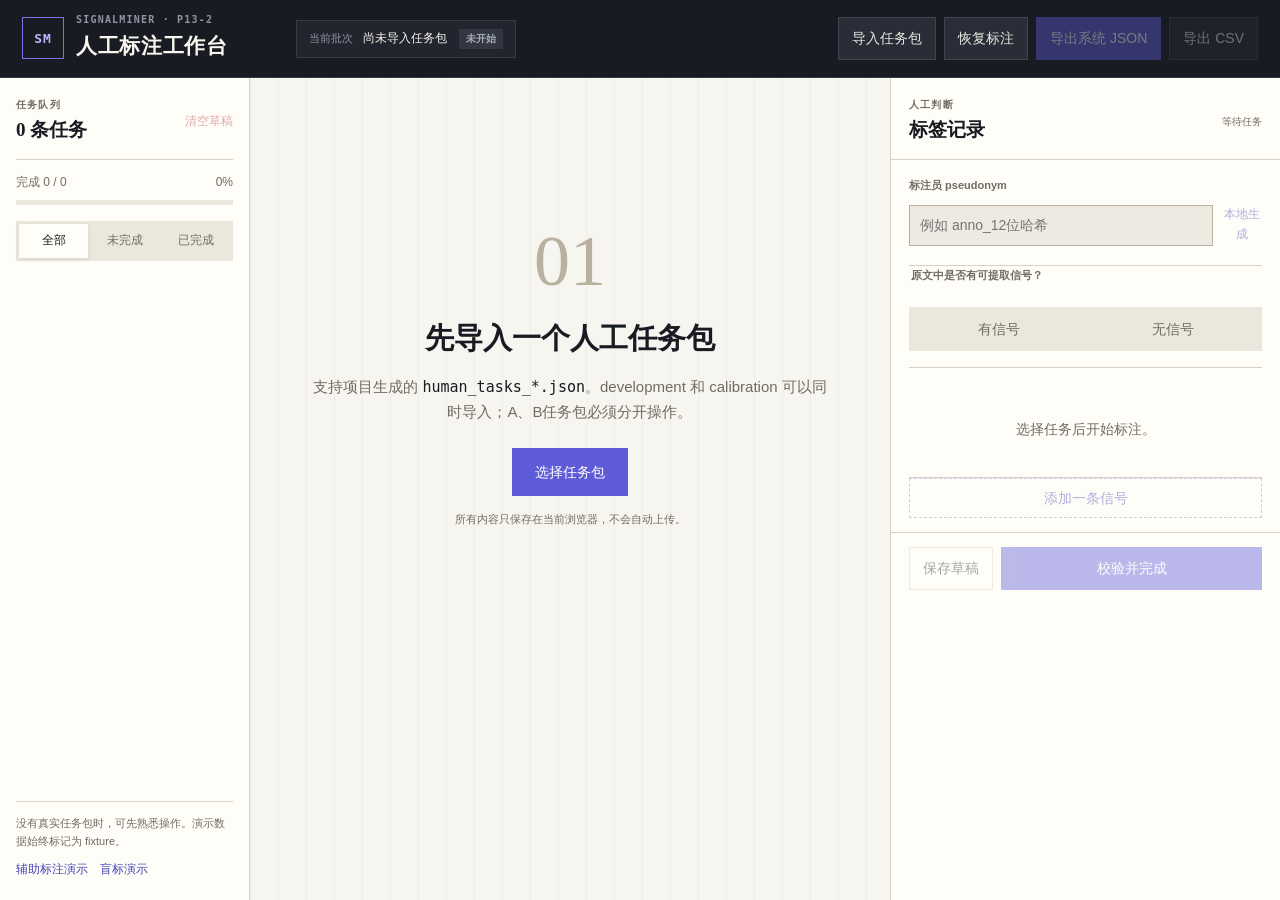
<file: tools/annotation_workbench/index.html>
<!doctype html>
<html lang="zh-CN">
<head>
  <meta charset="utf-8">
  <meta name="viewport" content="width=device-width, initial-scale=1">
  <meta name="color-scheme" content="light">
  <title>SignalMiner 人工标注工作台</title>
  <link rel="stylesheet" href="./annotation-workbench.css">
</head>
<body>
  <!--
  设计假设：
  - 这是一个离线、单标注员、单任务槽位的本地工具，不连接生产数据库。
  - 普通标注员不应该编辑 JSON；页面负责生成严格字段和 evidence 字符区间。
  - assisted-review 可以显示已脱敏 suggestion；blind 永远不显示 suggestion。
  - 导出的 JSON 仍需经过项目 importer 和 validator，页面不自行宣布金标通过。
  -->
  <header class="app-header">
    <div class="brand-block">
      <span class="brand-mark" aria-hidden="true">SM</span>
      <div>
        <p class="eyebrow">SignalMiner · P13-2</p>
        <h1>人工标注工作台</h1>
      </div>
    </div>
    <div class="header-status" aria-live="polite">
      <span class="status-label">当前批次</span>
      <strong id="batchLabel">尚未导入任务包</strong>
      <span id="modeBadge" class="mode-badge neutral">未开始</span>
    </div>
    <div class="header-actions">
      <label class="button secondary" for="packInput">导入任务包</label>
      <input id="packInput" type="file" accept="application/json,.json" multiple hidden>
      <label class="button quiet" for="annotationInput">恢复标注</label>
      <input id="annotationInput" type="file" accept="application/json,.json" hidden>
      <button id="exportJsonButton" class="button primary" type="button" disabled>导出系统 JSON</button>
      <button id="exportCsvButton" class="button quiet" type="button" disabled>导出 CSV</button>
    </div>
  </header>

  <main class="workspace" id="workspace">
    <aside class="task-panel" aria-label="任务队列">
      <div class="panel-heading">
        <div>
          <p class="eyebrow">任务队列</p>
          <h2 id="taskCountLabel">0 条任务</h2>
        </div>
        <button id="clearWorkspaceButton" class="text-button danger-text" type="button" disabled>清空草稿</button>
      </div>

      <div class="progress-block">
        <div class="progress-copy">
          <span id="progressLabel">完成 0 / 0</span>
          <span id="progressPercent">0%</span>
        </div>
        <div class="progress-track" aria-hidden="true">
          <span id="progressFill"></span>
        </div>
      </div>

      <div class="task-filters" role="group" aria-label="任务筛选">
        <button class="filter-button active" type="button" data-filter="all">全部</button>
        <button class="filter-button" type="button" data-filter="pending">未完成</button>
        <button class="filter-button" type="button" data-filter="complete">已完成</button>
      </div>

      <div id="taskList" class="task-list" tabindex="0"></div>

      <div class="demo-block">
        <p>没有真实任务包时，可先熟悉操作。演示数据始终标记为 fixture。</p>
        <div class="demo-actions">
          <button id="demoAssistedButton" class="text-button" type="button">辅助标注演示</button>
          <button id="demoBlindButton" class="text-button" type="button">盲标演示</button>
        </div>
      </div>
    </aside>

    <section class="reading-panel" aria-label="待标注原文">
      <div id="emptyState" class="empty-state">
        <div class="empty-state-number">01</div>
        <h2>先导入一个人工任务包</h2>
        <p>支持项目生成的 <code>human_tasks_*.json</code>。development 和 calibration 可以同时导入；A、B任务包必须分开操作。</p>
        <label class="button primary large" for="packInput">选择任务包</label>
        <p class="privacy-note">所有内容只保存在当前浏览器，不会自动上传。</p>
      </div>

      <div id="taskWorkspace" class="task-workspace" hidden>
        <div id="blindBanner" class="blind-banner" hidden>
          <strong>盲标模式</strong>
          <span>机器建议、模型身份、Prompt和分数已隐藏。请独立判断。</span>
        </div>

        <div class="sample-heading">
          <div>
            <p id="samplePosition" class="eyebrow">样本 0 / 0</p>
            <h2 id="sampleTitle">—</h2>
          </div>
          <div class="sample-meta" id="sampleMeta"></div>
        </div>

        <article class="document-sheet">
          <div class="document-label-row">
            <span>脱敏原文</span>
            <span id="characterCount">0 字</span>
          </div>
          <p id="sourceText" class="source-text" tabindex="0"></p>
          <div class="selection-bar">
            <div>
              <span class="selection-label">当前选区</span>
              <strong id="selectionPreview">请在原文中划选证据</strong>
            </div>
            <button id="addEvidenceButton" class="button evidence" type="button" disabled>添加到当前信号</button>
          </div>
        </article>

        <section id="suggestionPanel" class="suggestion-panel" hidden>
          <div class="suggestion-heading">
            <div>
              <p class="eyebrow">机器建议 · 仅供人工复核</p>
              <h3>不得默认接受</h3>
            </div>
            <button id="applySuggestionButton" class="button secondary" type="button">采用并继续检查</button>
          </div>
          <div id="suggestionContent"></div>
        </section>

        <section class="quick-guide" aria-label="标注规则速查">
          <details>
            <summary>标注规则速查</summary>
            <div class="guide-grid">
              <div>
                <strong>什么是信号</strong>
                <p>具体、可操作、可用于产品或内容决策的反馈。纯情绪、闲聊和无指向文本不提取。</p>
              </div>
              <div>
                <strong>证据怎么选</strong>
                <p>直接划选原文；必须逐字引用，不概括。多个不连续证据可以分别添加。</p>
              </div>
              <div>
                <strong>多条信号</strong>
                <p>两个独立需求拆成两条信号，每条都要有自己的摘要和证据。</p>
              </div>
            </div>
          </details>
        </section>

        <nav class="sample-navigation" aria-label="样本导航">
          <button id="previousTaskButton" class="button quiet" type="button">上一条</button>
          <span>快捷键：⌥← / ⌥→ 切换，⌘/Ctrl + Enter 完成</span>
          <button id="nextTaskButton" class="button quiet" type="button">下一条</button>
        </nav>
      </div>
    </section>

    <aside class="editor-panel" aria-label="标签编辑器">
      <div class="panel-heading editor-heading">
        <div>
          <p class="eyebrow">人工判断</p>
          <h2>标签记录</h2>
        </div>
        <span id="saveState" class="save-state">等待任务</span>
      </div>

      <div class="identity-block">
        <label for="pseudonymInput">标注员 pseudonym</label>
        <div class="inline-field">
          <input id="pseudonymInput" type="text" autocomplete="off" placeholder="例如 anno_12位哈希" disabled>
          <button id="identityGeneratorToggle" class="text-button" type="button" disabled>本地生成</button>
        </div>
        <div id="identityGenerator" class="identity-generator" hidden>
          <label for="identitySeedInput">输入仅用于本地生成，不会保存</label>
          <div class="inline-field">
            <input id="identitySeedInput" type="password" autocomplete="off" placeholder="姓名、工号或个人口令">
            <button id="generatePseudonymButton" class="button quiet" type="button">生成</button>
          </div>
        </div>
      </div>

      <fieldset id="signalDecision" class="decision-block" disabled>
        <legend>原文中是否有可提取信号？</legend>
        <div class="segmented-control">
          <button type="button" data-has-signals="true">有信号</button>
          <button type="button" data-has-signals="false">无信号</button>
        </div>
      </fieldset>

      <fieldset id="reviewActionBlock" class="decision-block" disabled hidden>
        <legend>对机器建议的处理</legend>
        <div class="segmented-control three">
          <button type="button" data-review-action="accepted">接受</button>
          <button type="button" data-review-action="modified">修改</button>
          <button type="button" data-review-action="rejected">拒绝</button>
        </div>
      </fieldset>

      <div id="signalEditor" class="signal-editor">
        <div class="editor-placeholder">选择任务后开始标注。</div>
      </div>

      <button id="addSignalButton" class="add-signal-button" type="button" disabled>添加一条信号</button>

      <div id="validationSummary" class="validation-summary" aria-live="polite"></div>

      <div class="editor-footer">
        <button id="saveDraftButton" class="button quiet" type="button" disabled>保存草稿</button>
        <button id="completeTaskButton" class="button primary grow" type="button" disabled>校验并完成</button>
      </div>
    </aside>
  </main>

  <div id="toast" class="toast" role="status" aria-live="polite"></div>

  <script id="profileData" type="application/json">
  {
    "product_feedback": [
      "feature_request", "bug_report", "usability_issue", "question",
      "praise", "complaint", "churn_risk"
    ],
    "aigc_video": [
      "viral_hook", "content_pattern", "visual_technique", "audio_strategy",
      "engagement_trigger", "platform_algorithm", "topic_trend", "monetization_pattern"
    ]
  }
  </script>
  <script type="module" src="./autoload-packaged-tasks.js?v=20260803"></script>
  <script src="./annotation-workbench.js?v=20260803-3"></script>
</body>
</html>
</file>
<file: tools/annotation_workbench/annotation-workbench.css>
:root {
  --ink: #191b22;
  --ink-soft: #2d313c;
  --paper: #f7f5ef;
  --paper-deep: #ebe7dc;
  --panel: #fffdf8;
  --line: #d8d2c4;
  --line-strong: #b9b09f;
  --muted: #706c63;
  --accent: #5d5bd7;
  --accent-dark: #4543b7;
  --accent-pale: #e7e5ff;
  --evidence: #eaa83f;
  --evidence-pale: #fff0cb;
  --success: #24775b;
  --success-pale: #dbefe7;
  --danger: #b43c37;
  --danger-pale: #f7ddda;
  --blind: #8d2f43;
  --shadow: 0 16px 50px rgb(24 25 31 / 8%);
  --font-body: "PingFang SC", "Microsoft YaHei", sans-serif;
  --font-display: "Songti SC", "STSong", serif;
  --font-mono: "SFMono-Regular", "Cascadia Code", monospace;
}

* {
  box-sizing: border-box;
}

html {
  min-width: 1080px;
  background: var(--paper-deep);
}

body {
  margin: 0;
  color: var(--ink);
  background: var(--paper);
  font-family: var(--font-body);
  font-size: 14px;
  line-height: 1.65;
}

button,
input,
select,
textarea {
  font: inherit;
}

button,
label[for] {
  -webkit-tap-highlight-color: transparent;
}

button:focus-visible,
input:focus-visible,
select:focus-visible,
textarea:focus-visible,
[tabindex]:focus-visible {
  outline: 3px solid color-mix(in oklch, var(--accent) 40%, transparent);
  outline-offset: 2px;
}

.app-header {
  position: sticky;
  top: 0;
  z-index: 40;
  min-height: 78px;
  display: grid;
  grid-template-columns: minmax(260px, 1fr) auto minmax(420px, 1fr);
  align-items: center;
  gap: 24px;
  padding: 12px 22px;
  color: #f8f6ef;
  background: var(--ink);
  border-bottom: 1px solid #343844;
}

.brand-block,
.header-status,
.header-actions,
.panel-heading,
.suggestion-heading,
.sample-heading,
.document-label-row,
.selection-bar,
.sample-navigation,
.progress-copy,
.inline-field,
.editor-footer,
.demo-actions {
  display: flex;
  align-items: center;
}

.brand-block {
  gap: 12px;
}

.brand-mark {
  display: grid;
  place-items: center;
  width: 42px;
  height: 42px;
  border: 1px solid #7775e4;
  color: #b8b6ff;
  font: 700 13px/1 var(--font-mono);
  letter-spacing: .08em;
}

.eyebrow {
  margin: 0 0 2px;
  color: var(--muted);
  font: 600 10px/1.4 var(--font-mono);
  letter-spacing: .12em;
  text-transform: uppercase;
}

.app-header .eyebrow {
  color: #8f94a4;
}

h1,
h2,
h3,
p {
  text-wrap: pretty;
}

h1,
h2,
h3 {
  margin: 0;
  text-wrap: balance;
}

h1 {
  font-family: var(--font-display);
  font-size: 21px;
  font-weight: 700;
  letter-spacing: .03em;
}

h2 {
  font-family: var(--font-display);
  font-size: 19px;
}

h3 {
  font-size: 15px;
}

.header-status {
  min-width: 265px;
  gap: 10px;
  padding: 8px 12px;
  border: 1px solid #383c48;
  background: #22252e;
}

.status-label {
  color: #8f94a4;
  font-size: 11px;
}

.header-status strong {
  max-width: 220px;
  overflow: hidden;
  color: #f8f6ef;
  font: 500 12px/1.4 var(--font-mono);
  text-overflow: ellipsis;
  white-space: nowrap;
}

.mode-badge {
  margin-left: auto;
  padding: 3px 7px;
  font: 700 10px/1.4 var(--font-mono);
  white-space: nowrap;
}

.mode-badge.neutral {
  color: #a8adbb;
  background: #333743;
}

.mode-badge.assisted {
  color: #c6c4ff;
  background: #393663;
}

.mode-badge.blind {
  color: #ffd9df;
  background: #632c39;
}

.header-actions {
  justify-content: flex-end;
  gap: 8px;
}

.button,
.text-button,
.filter-button,
.segmented-control button,
.add-signal-button {
  min-height: 40px;
  border: 0;
  cursor: pointer;
  transition: background 150ms ease, color 150ms ease, border-color 150ms ease, transform 150ms ease;
}

.button {
  display: inline-flex;
  align-items: center;
  justify-content: center;
  padding: 9px 13px;
  border: 1px solid transparent;
  text-decoration: none;
  white-space: nowrap;
}

.button:hover:not(:disabled),
.text-button:hover:not(:disabled),
.filter-button:hover:not(:disabled),
.add-signal-button:hover:not(:disabled) {
  transform: translateY(-1px);
}

.button:disabled,
.text-button:disabled,
.filter-button:disabled,
.add-signal-button:disabled {
  cursor: not-allowed;
  opacity: .42;
}

.button.primary {
  color: white;
  background: var(--accent);
}

.button.primary:hover:not(:disabled) {
  background: var(--accent-dark);
}

.button.secondary {
  color: var(--ink);
  background: #f2efe7;
  border-color: var(--line);
}

.app-header .button.secondary,
.app-header .button.quiet {
  color: #e9e7df;
  background: #292d37;
  border-color: #414652;
}

.button.quiet {
  color: var(--ink-soft);
  background: transparent;
  border-color: var(--line);
}

.button.evidence {
  min-width: 144px;
  color: #5c3b07;
  background: var(--evidence-pale);
  border-color: #e7c06f;
}

.button.large {
  min-height: 48px;
  padding-inline: 22px;
}

.button.grow {
  flex: 1;
}

.workspace {
  min-height: calc(100vh - 78px);
  display: grid;
  grid-template-columns: 284px minmax(500px, 1fr) 430px;
  grid-template-areas: "queue reading editor";
}

.task-panel,
.editor-panel {
  position: sticky;
  top: 78px;
  height: calc(100vh - 78px);
  overflow: hidden;
  background: var(--panel);
}

.task-panel {
  grid-area: queue;
  display: grid;
  grid-template-rows: auto auto auto minmax(0, 1fr) auto;
  padding: 20px 16px 14px;
  border-right: 1px solid var(--line);
}

.reading-panel {
  grid-area: reading;
  min-width: 0;
  padding: 30px clamp(24px, 4vw, 64px) 80px;
  background:
    linear-gradient(90deg, rgb(25 27 34 / 3%) 1px, transparent 1px) 0 0 / 28px 28px,
    var(--paper);
}

.editor-panel {
  grid-area: editor;
  overflow-y: auto;
  padding: 20px 18px;
  border-left: 1px solid var(--line);
}

.panel-heading {
  justify-content: space-between;
  gap: 14px;
  padding-bottom: 14px;
}

.text-button {
  min-height: 32px;
  padding: 4px 0;
  color: var(--accent-dark);
  background: transparent;
  font-size: 12px;
}

.danger-text {
  color: var(--danger);
}

.progress-block {
  padding: 13px 0 16px;
  border-top: 1px solid var(--line);
}

.progress-copy {
  justify-content: space-between;
  margin-bottom: 7px;
  color: var(--muted);
  font-size: 12px;
}

.progress-track {
  height: 5px;
  overflow: hidden;
  background: var(--paper-deep);
}

.progress-track span {
  display: block;
  width: 0;
  height: 100%;
  background: var(--success);
  transition: width 250ms ease;
}

.task-filters {
  display: grid;
  grid-template-columns: repeat(3, 1fr);
  gap: 2px;
  padding: 3px;
  background: var(--paper-deep);
}

.filter-button {
  min-height: 34px;
  color: var(--muted);
  background: transparent;
  font-size: 12px;
}

.filter-button.active {
  color: var(--ink);
  background: var(--panel);
  box-shadow: 0 1px 4px rgb(24 25 31 / 10%);
}

.task-list {
  min-height: 0;
  overflow-y: auto;
  margin-top: 12px;
  scrollbar-width: thin;
  scrollbar-color: var(--line-strong) transparent;
}

.task-item {
  width: 100%;
  display: grid;
  grid-template-columns: 27px minmax(0, 1fr) auto;
  align-items: start;
  gap: 9px;
  padding: 11px 8px;
  color: var(--ink-soft);
  text-align: left;
  background: transparent;
  border: 0;
  border-bottom: 1px solid var(--line);
  cursor: pointer;
}

.task-item:hover {
  background: #f4f1e9;
}

.task-item.active {
  background: var(--accent-pale);
}

.task-index {
  padding-top: 1px;
  color: var(--muted);
  font: 500 10px/1.5 var(--font-mono);
}

.task-copy {
  min-width: 0;
}

.task-copy strong,
.task-copy span {
  display: block;
}

.task-copy strong {
  overflow: hidden;
  font-size: 12px;
  font-weight: 500;
  text-overflow: ellipsis;
  white-space: nowrap;
}

.task-copy span {
  margin-top: 2px;
  color: var(--muted);
  font: 500 9px/1.4 var(--font-mono);
}

.task-state-dot {
  width: 8px;
  height: 8px;
  margin-top: 5px;
  border: 1px solid var(--line-strong);
  border-radius: 50%;
}

.task-state-dot.progress {
  background: var(--evidence);
  border-color: var(--evidence);
}

.task-state-dot.complete {
  background: var(--success);
  border-color: var(--success);
}

.task-list-empty {
  padding: 26px 10px;
  color: var(--muted);
  text-align: center;
  font-size: 12px;
}

.demo-block {
  padding-top: 12px;
  border-top: 1px solid var(--line);
  color: var(--muted);
  font-size: 11px;
}

.demo-block p {
  margin: 0 0 4px;
}

.demo-actions {
  gap: 12px;
}

.empty-state {
  max-width: 620px;
  margin: 13vh auto 0;
  text-align: center;
}

.empty-state-number {
  margin-bottom: 18px;
  color: var(--line-strong);
  font: 400 72px/1 var(--font-display);
}

.empty-state h2 {
  margin-bottom: 12px;
  font-size: 29px;
}

.empty-state > p {
  max-width: 520px;
  margin: 0 auto 24px;
  color: var(--muted);
  font-size: 15px;
}

.empty-state code {
  color: var(--ink);
  font-family: var(--font-mono);
}

.empty-state .privacy-note {
  margin-top: 14px;
  font-size: 11px;
}

.blind-banner {
  align-items: center;
  gap: 12px;
  margin-bottom: 22px;
  padding: 11px 14px;
  color: #6f2032;
  background: #f6dfe4;
  border: 1px solid #dca8b4;
}

.blind-banner strong {
  margin-right: 8px;
  font-family: var(--font-mono);
  font-size: 12px;
}

.sample-heading {
  justify-content: space-between;
  gap: 24px;
  margin-bottom: 18px;
}

.sample-heading h2 {
  font-family: var(--font-mono);
  font-size: 18px;
}

.sample-meta {
  display: flex;
  justify-content: flex-end;
  gap: 6px;
  flex-wrap: wrap;
}

.meta-chip {
  padding: 3px 7px;
  color: var(--muted);
  background: var(--paper-deep);
  font: 600 10px/1.5 var(--font-mono);
}

.meta-chip.fixture {
  color: #8c4c00;
  background: var(--evidence-pale);
}

.document-sheet {
  padding: clamp(26px, 4vw, 50px);
  background: var(--panel);
  border: 1px solid var(--line);
  box-shadow: var(--shadow);
}

.document-label-row {
  justify-content: space-between;
  padding-bottom: 14px;
  color: var(--muted);
  border-bottom: 1px solid var(--line);
  font: 600 10px/1.4 var(--font-mono);
  letter-spacing: .08em;
}

.source-text {
  min-height: 190px;
  margin: 0;
  padding: 38px 0 46px;
  color: var(--ink);
  font-family: var(--font-display);
  font-size: clamp(25px, 2.2vw, 38px);
  font-weight: 600;
  line-height: 1.75;
  letter-spacing: .025em;
  white-space: pre-wrap;
  user-select: text;
}

.source-text::selection {
  color: var(--ink);
  background: #ffd97d;
}

.selection-bar {
  justify-content: space-between;
  gap: 18px;
  padding-top: 15px;
  border-top: 1px solid var(--line);
}

.selection-bar > div {
  min-width: 0;
}

.selection-label {
  display: block;
  color: var(--muted);
  font-size: 10px;
}

.selection-bar strong {
  display: block;
  max-width: 520px;
  overflow: hidden;
  color: #704a0b;
  text-overflow: ellipsis;
  white-space: nowrap;
}

.suggestion-panel {
  margin-top: 22px;
  padding: 20px 22px;
  background: #eeece5;
  border: 1px solid var(--line);
}

.suggestion-heading {
  justify-content: space-between;
  gap: 16px;
  margin-bottom: 14px;
}

.suggestion-item {
  padding: 12px 0;
  border-top: 1px solid var(--line);
}

.suggestion-item:first-child {
  border-top: 0;
}

.suggestion-type {
  display: inline-block;
  margin-right: 8px;
  color: var(--accent-dark);
  font: 700 11px/1.5 var(--font-mono);
}

.suggestion-evidence {
  display: block;
  margin-top: 5px;
  color: #6b4b17;
  font-family: var(--font-display);
}

.quick-guide {
  margin-top: 18px;
}

.quick-guide details {
  padding: 12px 0;
  border-top: 1px solid var(--line);
  border-bottom: 1px solid var(--line);
}

.quick-guide summary {
  cursor: pointer;
  font-weight: 600;
}

.guide-grid {
  display: grid;
  grid-template-columns: repeat(3, 1fr);
  gap: 20px;
  padding-top: 14px;
  color: var(--muted);
}

.guide-grid p {
  margin: 4px 0 0;
  font-size: 12px;
}

.guide-grid strong {
  color: var(--ink);
}

.sample-navigation {
  justify-content: space-between;
  gap: 18px;
  margin-top: 22px;
  color: var(--muted);
  font-size: 11px;
}

.editor-heading {
  position: sticky;
  top: -20px;
  z-index: 5;
  margin: -20px -18px 0;
  padding: 20px 18px 14px;
  background: var(--panel);
  border-bottom: 1px solid var(--line);
}

.save-state {
  color: var(--muted);
  font: 500 10px/1.4 var(--font-mono);
}

.save-state.saved {
  color: var(--success);
}

.identity-block,
.decision-block {
  margin: 0;
  padding: 16px 0;
  border: 0;
  border-bottom: 1px solid var(--line);
}

.identity-block > label,
.decision-block legend,
.identity-generator label,
.field label {
  display: block;
  margin-bottom: 7px;
  color: var(--muted);
  font-size: 11px;
  font-weight: 600;
}

.inline-field {
  gap: 8px;
}

input,
select,
textarea {
  width: 100%;
  color: var(--ink);
  background: white;
  border: 1px solid var(--line-strong);
  border-radius: 0;
}

input,
select {
  min-height: 40px;
  padding: 8px 10px;
}

textarea {
  min-height: 74px;
  padding: 9px 10px;
  line-height: 1.6;
  resize: vertical;
}

input:disabled,
select:disabled,
textarea:disabled {
  background: #eeeae1;
}

.identity-generator {
  margin-top: 12px;
  padding: 12px;
  background: var(--paper-deep);
}

.segmented-control {
  display: grid;
  grid-template-columns: repeat(2, 1fr);
  gap: 1px;
  padding: 3px;
  background: var(--paper-deep);
}

.segmented-control.three {
  grid-template-columns: repeat(3, 1fr);
}

.segmented-control button {
  min-height: 38px;
  color: var(--muted);
  background: transparent;
}

.segmented-control button.active {
  color: white;
  background: var(--ink-soft);
}

.signal-editor {
  padding-top: 14px;
}

.editor-placeholder {
  padding: 36px 12px;
  color: var(--muted);
  text-align: center;
  border-bottom: 1px solid var(--line);
}

.signal-card {
  margin-bottom: 14px;
  padding: 14px;
  background: #f3f0e8;
  border: 1px solid var(--line);
}

.signal-card.active {
  border-color: var(--accent);
  box-shadow: 0 0 0 2px color-mix(in oklch, var(--accent) 15%, transparent);
}

.signal-card-header {
  display: flex;
  align-items: center;
  justify-content: space-between;
  gap: 12px;
  margin-bottom: 12px;
}

.signal-card-header strong {
  font-family: var(--font-display);
  font-size: 16px;
}

.signal-card-actions {
  display: flex;
  gap: 9px;
}

.signal-card-actions button {
  padding: 3px 0;
  color: var(--muted);
  background: transparent;
  border: 0;
  cursor: pointer;
  font-size: 11px;
}

.signal-card-actions button.danger-text {
  color: var(--danger);
}

.field {
  margin-top: 11px;
}

.field-row {
  display: grid;
  grid-template-columns: 1fr 1fr;
  gap: 10px;
}

.checkbox-row {
  display: flex;
  align-items: center;
  gap: 8px;
  min-height: 40px;
  color: var(--ink-soft);
  font-size: 12px;
}

.checkbox-row input {
  width: 17px;
  min-height: 17px;
  margin: 0;
}

.evidence-list {
  display: grid;
  gap: 7px;
}

.evidence-item {
  display: grid;
  grid-template-columns: auto minmax(0, 1fr) auto;
  align-items: center;
  gap: 8px;
  padding: 7px 8px;
  color: #68440b;
  background: var(--evidence-pale);
  border: 1px solid #e3c477;
}

.evidence-index {
  font: 600 9px/1.4 var(--font-mono);
}

.evidence-item q {
  overflow: hidden;
  text-overflow: ellipsis;
  white-space: nowrap;
}

.evidence-item button {
  color: var(--danger);
  background: transparent;
  border: 0;
  cursor: pointer;
}

.evidence-empty {
  padding: 8px;
  color: var(--muted);
  border: 1px dashed var(--line-strong);
  font-size: 11px;
}

.add-signal-button {
  width: 100%;
  margin-bottom: 14px;
  color: var(--accent-dark);
  background: transparent;
  border: 1px dashed #8d8adb;
}

.validation-summary {
  display: none;
  margin-bottom: 14px;
  padding: 11px 13px;
  color: #732a27;
  background: var(--danger-pale);
  border: 1px solid #dfaaa6;
  font-size: 12px;
}

.validation-summary.visible {
  display: block;
}

.validation-summary ul {
  margin: 6px 0 0;
  padding-left: 18px;
}

.editor-footer {
  position: sticky;
  bottom: -20px;
  gap: 8px;
  margin: 0 -18px -20px;
  padding: 14px 18px 20px;
  background: var(--panel);
  border-top: 1px solid var(--line);
}

.toast {
  position: fixed;
  right: 22px;
  bottom: 22px;
  z-index: 100;
  max-width: 420px;
  padding: 12px 16px;
  color: white;
  background: var(--ink);
  box-shadow: var(--shadow);
  opacity: 0;
  pointer-events: none;
  transform: translateY(12px);
  transition: opacity 180ms ease, transform 180ms ease;
}

.toast.visible {
  opacity: 1;
  transform: translateY(0);
}

.toast.error {
  background: var(--danger);
}

@media (max-width: 1380px) {
  .workspace {
    grid-template-columns: 250px minmax(460px, 1fr) 390px;
  }

  .app-header {
    grid-template-columns: 250px auto 1fr;
  }

  .header-status {
    min-width: 220px;
  }
}

@media (max-width: 1120px) {
  html {
    min-width: 760px;
  }

  .app-header {
    position: relative;
    grid-template-columns: 1fr auto;
  }

  .header-status {
    display: none;
  }

  .workspace {
    grid-template-columns: 230px minmax(480px, 1fr);
    grid-template-areas:
      "queue reading"
      "queue editor";
  }

  .task-panel {
    top: 0;
    height: 100vh;
  }

  .editor-panel {
    position: relative;
    top: auto;
    height: auto;
    min-height: 720px;
    border-top: 1px solid var(--line);
    border-left: 0;
  }

  .editor-heading,
  .editor-footer {
    position: static;
  }

  .reading-panel {
    padding-inline: 32px;
  }
}
</file>
